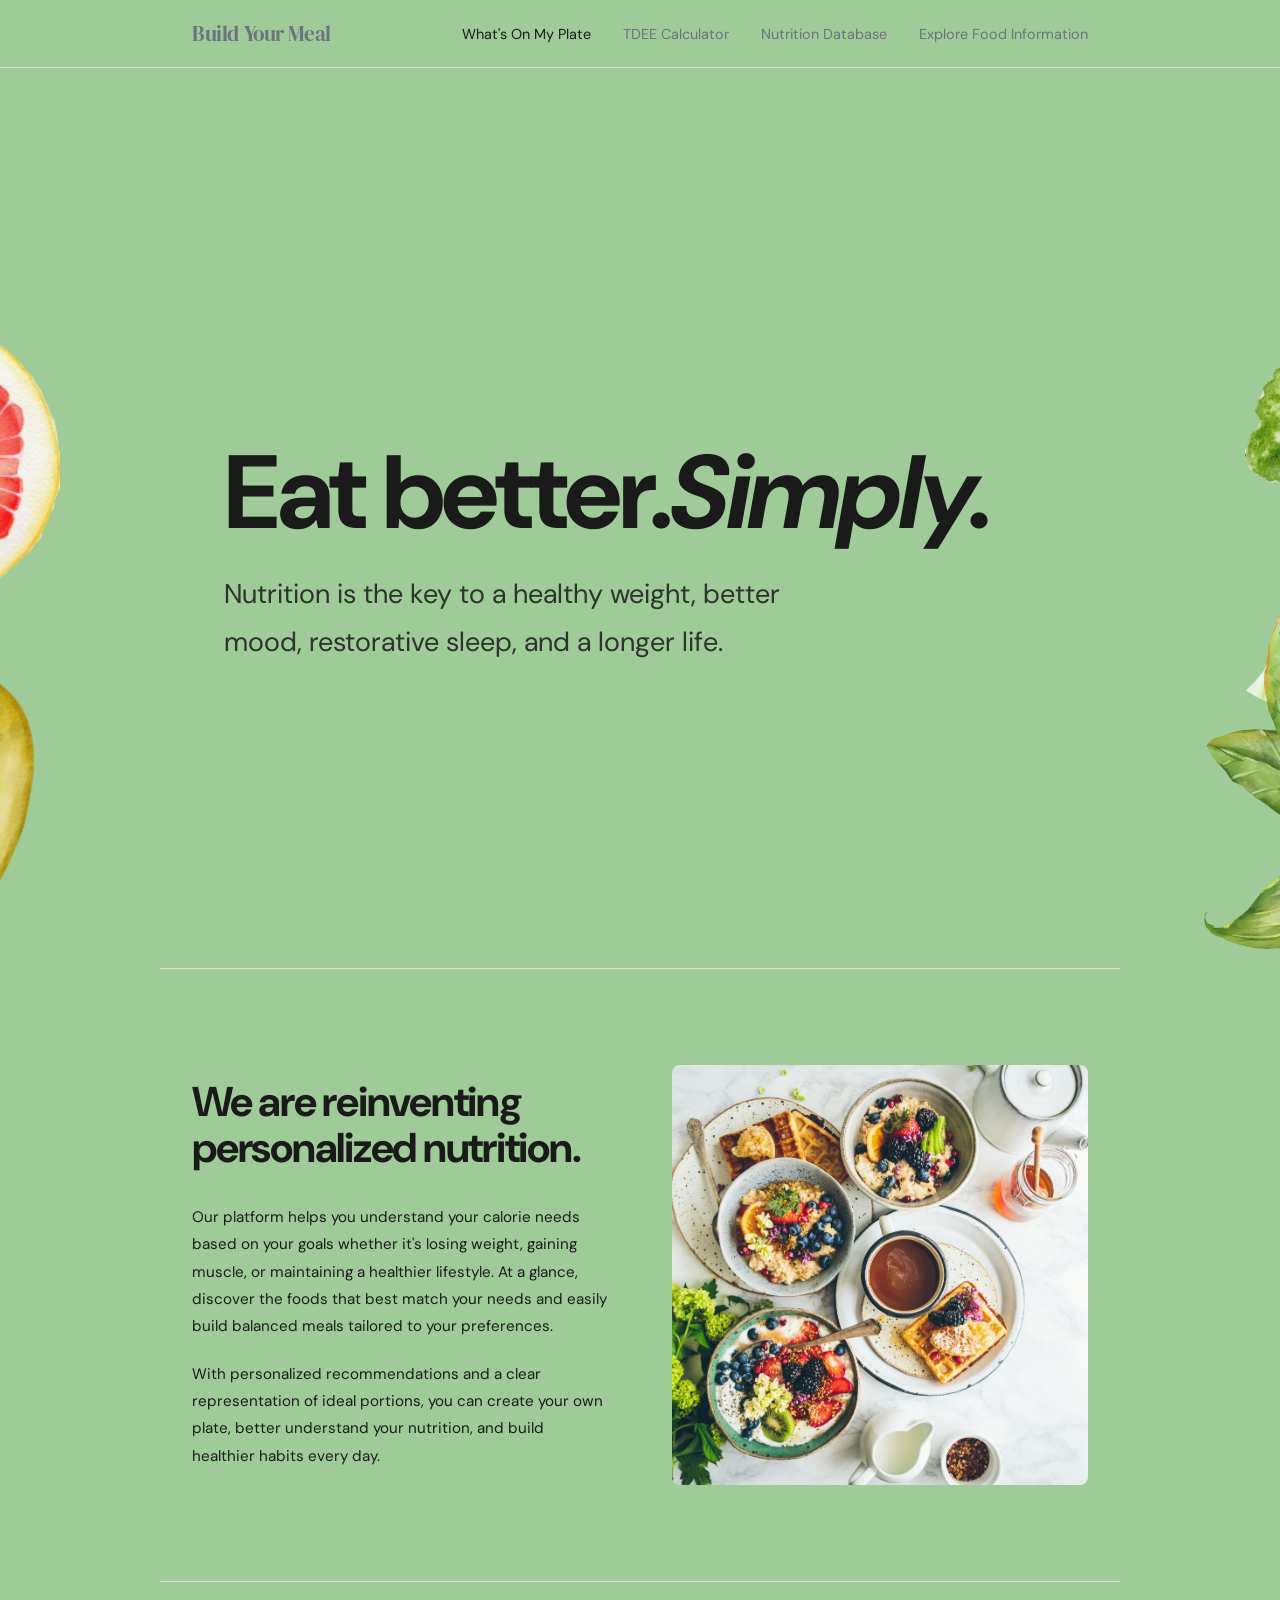
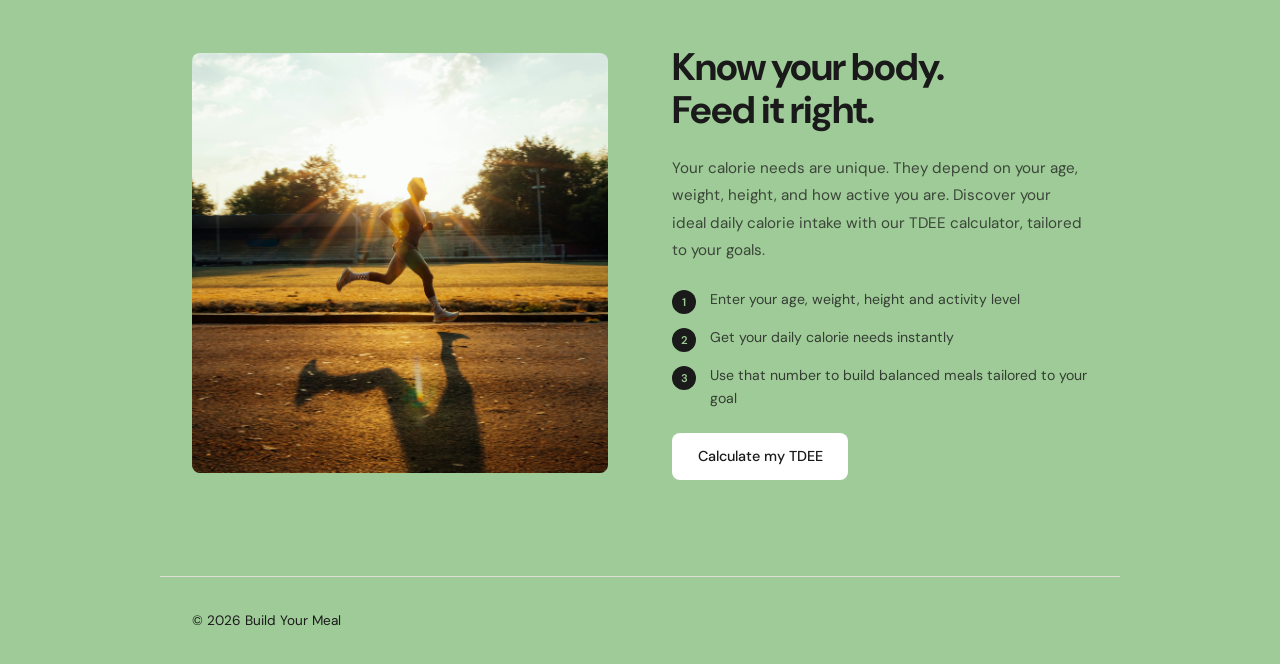
<file: index.html>
<!DOCTYPE html>
<html lang="en">
<head>
  <meta charset="UTF-8" />
  <meta name="viewport" content="width=device-width, initial-scale=1.0" />
  <title>Build Your Meal</title>
  <link rel="stylesheet" href="style.css" />
  <script src="js/components.js" defer></script>
  <style>
    /* ── hero ───────────────────────────────────────────────────── */
    .hero {
      min-height: 100vh;
      display: flex;
      flex-direction: column;
      justify-content: center;
    }
    .hero h1 { color: var(--text); }

    /* ── about section ──────────────────────────────────────────── */
    .about-section {
      max-width: var(--max-width);
      margin: 0 auto;
      padding: 6rem 2rem;
      border-top: 1px solid var(--border);
      display: grid;
      grid-template-columns: 1fr 1fr;
      gap: 4rem;
      align-items: center;
    }
    .about-section h2 {
      font-family: var(--font-sans);
      font-size: clamp(1.8rem, 3.5vw, 2.6rem);
      letter-spacing: -0.03em;
      line-height: 1.1;
      color: var(--text);
      margin-bottom: 2rem;
    }
    .about-body { display: flex; flex-direction: column; gap: 1.25rem; }
    .about-body p { font-size: 0.95rem; line-height: 1.8; color: var(--text); margin: 0; }
    .about-image { width: 100%; height: 420px; object-fit: cover; border-radius: var(--radius); }

    @media (max-width: 640px) {
      .about-section { grid-template-columns: 1fr; }
      .about-image { height: 260px; }
    }

    /* ── cta section ────────────────────────────────────────────── */
    .cta-section {
      max-width: var(--max-width);
      margin: 0 auto;
      padding: 4rem 2rem 6rem;
      border-top: 1px solid var(--border);
      display: grid;
      grid-template-columns: 1fr 1fr;
      gap: 4rem;
      align-items: center;
    }

    .cta-left { display: flex; flex-direction: column; gap: 1.5rem; }

    .cta-left h2 {
      font-family: var(--font-sans);
      font-size: clamp(1.8rem, 3.5vw, 2.4rem);
      letter-spacing: -0.03em;
      line-height: 1.1;
      color: var(--text);
      margin: 0;
    }

    .cta-left p {
      font-size: 0.95rem;
      line-height: 1.8;
      color: var(--text);
      opacity: 0.75;
      margin: 0;
    }

    .cta-steps {
      display: flex;
      flex-direction: column;
      gap: 0.75rem;
    }

    .cta-step {
      display: flex;
      align-items: flex-start;
      gap: 0.85rem;
    }

    .step-number {
      width: 24px;
      height: 24px;
      border-radius: 50%;
      background: var(--text);
      color: var(--bg);
      font-size: 0.7rem;
      font-weight: 600;
      display: flex;
      align-items: center;
      justify-content: center;
      flex-shrink: 0;
      margin-top: 2px;
    }

    .step-text {
      font-size: 0.88rem;
      line-height: 1.6;
      color: var(--text);
      opacity: 0.8;
    }

    .cta-image {
      width: 100%;
      height: 420px;
      object-fit: cover;
      border-radius: var(--radius);
    }

    @media (max-width: 640px) {
      .cta-section { grid-template-columns: 1fr; }
      .cta-image { height: 260px; }
    }
  </style>
</head>
<body class="home">
<main>

  <!-- ── hero ──────────────────────────────────────────────────── -->
  <section class="hero" style="position:relative;">
    <img src="assets/banana.png"
     style="position:absolute;left:-500px;bottom:-40px;width:400px;opacity:0.9;pointer-events:none;z-index:0;">
    <img src="assets/yellow.png"
     style="position:absolute;left:-650px;top:18%;width:600px;opacity:0.9;pointer-events:none;z-index:0;transform:translateY(-50%);mix-blend-mode:normal;">
    <img src="assets/grapefruit.png"
     style="position:absolute;left:-500px;top:50%;width:400px;opacity:0.9;pointer-events:none;z-index:0;transform:translateY(-50%);mix-blend-mode:normal;">
    <img src="assets/brocoli.png"
     style="position:absolute;right:-525px;top:50%;width:400px;opacity:0.9;pointer-events:none;z-index:0;transform:translateY(-50%);mix-blend-mode:normal;">
    <img src="assets/avocado.png"
     style="position:absolute;right:-450px;top:80%;width:400px;opacity:0.9;pointer-events:none;z-index:0;transform:translateY(-50%);mix-blend-mode:normal;">
    <img src="assets/strawberry.png"
     style="position:absolute;right:-525px;top:18%;width:400px;opacity:0.9;pointer-events:none;z-index:0;transform:translateY(-50%);mix-blend-mode:normal;">
    <div style="max-width:var(--max-width);margin:0 auto;padding:6rem 2rem 4rem;width:100%;position:relative;z-index:1;">
      <h1>Eat better.<em>Simply.</em></h1>
      <p style="font-size:1.7rem;line-height:1.75;color:var(--text);max-width:600px;margin-top:1.25rem;opacity:0.85;">
        Nutrition is the key to a healthy weight, better mood, restorative sleep, and a longer life.
      </p>
    </div>
  </section>

  <!-- ── about ─────────────────────────────────────────────────── -->
  <section class="about-section">
    <div>
      <h2>We are reinventing personalized nutrition.</h2>
      <div class="about-body">
        <p>
          Our platform helps you understand your calorie needs based on your goals whether it's losing weight,
          gaining muscle, or maintaining a healthier lifestyle. At a glance, discover the foods that
          best match your needs and easily build balanced meals tailored to your preferences.
        </p>
        <p>
          With personalized recommendations and a clear representation of ideal portions, you can
          create your own plate, better understand your nutrition, and build healthier habits every day.
        </p>
      </div>
    </div>
    <img src="assets/plates.jpg" alt="Healthy eating" class="about-image">
  </section>

  <!-- ── tdee cta ───────────────────────────────────────────────── -->
  <section class="cta-section">
    <img src="assets/run.jpg" alt="Active lifestyle" class="cta-image">
    <div class="cta-left">
      <h2>Know your body.<br>Feed it right.</h2>
      <p>
        Your calorie needs are unique. They depend on your age, weight, height, and how active you are.
        Discover your ideal daily calorie intake with our TDEE calculator, tailored to your goals.
      </p>
      <div class="cta-steps">
        <div class="cta-step">
          <div class="step-number">1</div>
          <div class="step-text">Enter your age, weight, height and activity level</div>
        </div>
        <div class="cta-step">
          <div class="step-number">2</div>
          <div class="step-text">Get your daily calorie needs instantly</div>
        </div>
        <div class="cta-step">
          <div class="step-number">3</div>
          <div class="step-text">Use that number to build balanced meals tailored to your goal</div>
        </div>
      </div>
      <a href="tdee.html" class="btn" style="align-self:flex-start;">Calculate my TDEE</a>
    </div>
  </section>

</main>
<script src="script.js"></script>
</body>
</html>
</file>
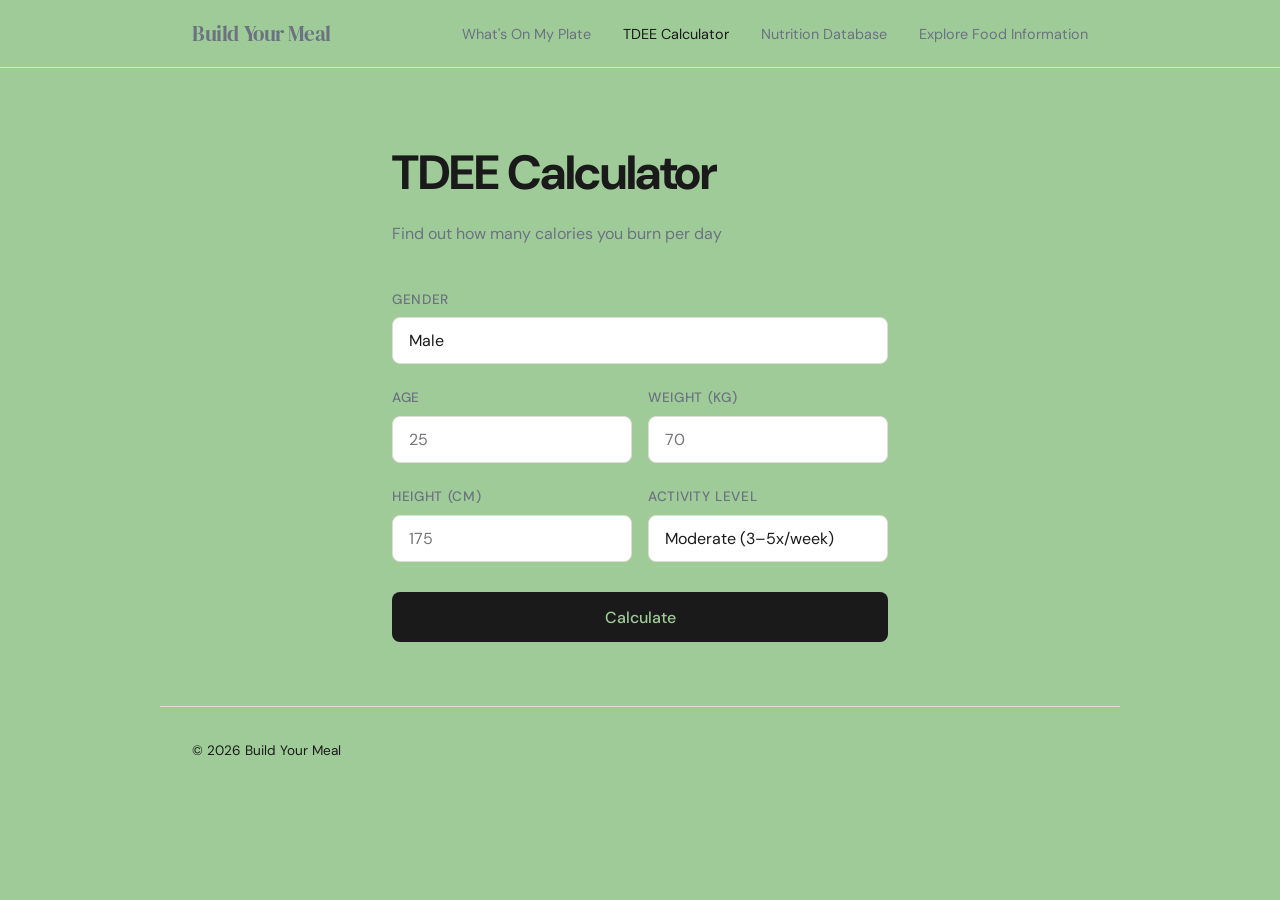
<file: tdee.html>
<!DOCTYPE html>
<html lang="en">
<head>
  <meta charset="UTF-8" />
  <meta name="viewport" content="width=device-width, initial-scale=1.0" />
  <title>TDEE Calculator — Build Your Meal</title>
  <link rel="stylesheet" href="style.css" />
  <script src="js/components.js" defer></script> <!-- injects shared header/footer -->
</head>

<body>
<main>
  <div class="calc-wrapper">
    <h1>TDEE Calculator</h1>
    <p class="subtitle">Find out how many calories you burn per day</p>

    <!-- ── inputs ──────────────────────────────────────────────────────────── -->

    <div class="form-group">
      <label>Gender</label>
      <select id="gender">
        <option value="male">Male</option>
        <option value="female">Female</option>
      </select>
    </div>

    <div class="row">
      <div class="form-group">
        <label>Age</label>
        <input type="number" id="age" placeholder="25" min="10" max="100" />
      </div>
      <div class="form-group">
        <label>Weight (kg)</label>
        <input type="number" id="weight" placeholder="70" />
      </div>
    </div>

    <div class="row">
      <div class="form-group">
        <label>Height (cm)</label>
        <input type="number" id="height" placeholder="175" />
      </div>
      <div class="form-group">
        <label>Activity Level</label>
        <select id="activity">
          <option value="1.2">Sedentary (desk job)</option>
          <option value="1.375">Light (1–3x/week)</option>
          <option value="1.55" selected>Moderate (3–5x/week)</option>
          <option value="1.725">Active (6–7x/week)</option>
          <option value="1.9">Very active (athlete)</option>
        </select>
      </div>
    </div>

    <button class="btn-calc" onclick="calculate()">Calculate</button>

    <div class="result" id="result">
      <h2>Your results</h2>
      <div class="result-grid">

        <div class="result-card highlight">
          <div class="label">TDEE — Total Daily Energy Expenditure</div>
          <div class="value" id="tdee">—</div>
        </div>

        <div class="result-card">
          <div class="label">BMR (base)</div>
          <div class="value" id="bmr">—</div>
        </div>
        <div class="result-card">
          <div class="label">Weight loss (−500 kcal)</div> 
          <div class="value" id="loss">—</div>
        </div>
        <div class="result-card">
          <div class="label">Weight gain (+500 kcal)</div> 
          <div class="value" id="gain">—</div>
        </div>

      </div>
    </div>
  </div>
</main>

<script>
  /**
   * reads form inputs, computes BMR via the Mifflin-St Jeor equation,
   * derives TDEE by applying the activity multiplier, and displays the results.
   *
   * Mifflin-St Jeor (1990):
   *   Male:   BMR = 10W + 6.25H − 5A + 5
   *   Female: BMR = 10W + 6.25H − 5A − 161
   * where W = weight (kg), H = height (cm), A = age (years)
   *
   * TDEE = BMR × PAL (Physical Activity Level multiplier)
   */
  function calculate() {
    const gender   = document.getElementById('gender').value;
    const age      = parseFloat(document.getElementById('age').value);
    const weight   = parseFloat(document.getElementById('weight').value);
    const height   = parseFloat(document.getElementById('height').value);
    const activity = parseFloat(document.getElementById('activity').value); // PAL multiplier

    // guard: all numeric fields must be filled
    if (!age || !weight || !height) {
      alert('Please fill in all fields.');
      return;
    }

    // BMR
    let bmr;
    if (gender === 'male') {
      bmr = 10 * weight + 6.25 * height - 5 * age + 5;
    } else {
      bmr = 10 * weight + 6.25 * height - 5 * age - 161;
    }

    // TDEE = BMR × activity multiplier
    const tdee = Math.round(bmr * activity);

    // render results
    document.getElementById('bmr').textContent  = Math.round(bmr) + ' kcal';
    document.getElementById('tdee').textContent = tdee + ' kcal / day';
    document.getElementById('loss').textContent = (tdee - 500) + ' kcal'; // ~0.5 kg/week deficit
    document.getElementById('gain').textContent = (tdee + 500) + ' kcal'; // ~0.5 kg/week surplus

    // reveal the result section
    document.getElementById('result').classList.add('visible');
  }
</script>
</body>
</html>
</file>
<file: style.css>
@import url('https://fonts.googleapis.com/css2?family=DM+Sans:wght@400;500&family=DM+Serif+Display&display=swap');

:root {
  --bg:           #9fcb98;
  --bg-card:      #ffffff;
  --text:         #1a1a1a;
  --muted:        #6b7280;
  --accent:       #2a5cff;
  --border:       #e0ddd8;
  --radius:       8px;
  --font-sans:    'DM Sans', sans-serif;
  --font-display: 'DM Serif Display', serif;
  --max-width:    960px;
}

*, *::before, *::after { box-sizing: border-box; margin: 0; padding: 0; }
html { scroll-behavior: smooth; }

body {
  font-family: var(--font-sans);
  background: var(--bg);
  color: var(--text);
  line-height: 1.7;
  position: relative;
}

a { color: inherit; text-decoration: none; }
ul { list-style: none; }

/* ─── Header / Nav ───────────────────────────── */
header {
  position: sticky;
  top: 0;
  z-index: 100;
  background: var(--bg);
  border-bottom: 1px solid var(--border);
}
nav {
  max-width: var(--max-width);
  margin: 0 auto;
  padding: 1rem 2rem;
  display: flex;
  align-items: center;
  justify-content: space-between;
}
.logo {
  font-family: var(--font-display);
  font-size: 1.3rem;
  letter-spacing: -0.02em;
}
nav ul {
  display: flex;
  gap: 2rem;
}
nav a {
  font-size: 0.9rem;
  color: var(--muted);
  transition: color 0.2s;
}
nav a:hover, nav a.active { color: var(--text); }

/* ─── Hero ───────────────────────────────────── */
.hero {
  max-width: var(--max-width);
  margin: 0 auto;
  padding: 6rem 2rem 4rem;
}
.hero h1 {
  font-family: var(--font-sans);
  font-size: clamp(6.5rem, 8vw, 6rem);
  line-height: 1.1;
  letter-spacing: -0.03em;
  margin-bottom: 1rem;
  color: var(--text);
}

/* ─── Button ─────────────────────────────────── */
.btn {
  display: inline-block;
  padding: 0.7rem 1.6rem;
  background: #ffffff;
  color: #1a1a1a;
  border-radius: var(--radius);
  font-size: 0.9rem;
  font-weight: 500;
  transition: opacity 0.2s;
}
.btn:hover { opacity: 0.8; }

/* ─── Footer ─────────────────────────────────── */
footer {
  max-width: var(--max-width);
  margin: 0 auto;
  padding: 2rem;
  border-top: 1px solid var(--border);
  color: var(--text);
  font-size: 0.85rem;
}

/* ─── TDEE Calculator ────────────────────────── */
.calc-wrapper {
  max-width: 560px;
  margin: 0 auto;
  padding: 4rem 2rem;
}
.calc-wrapper h1 {
  font-family: var(--font-sans);
  font-size: clamp(2rem, 5vw, 3rem);
  letter-spacing: -0.03em;
  margin-bottom: 0.4rem;
}
.calc-wrapper .subtitle {
  color: var(--muted);
  margin-bottom: 2.5rem;
}
.form-group {
  margin-bottom: 1.4rem;
}
label {
  display: block;
  font-size: 0.85rem;
  font-weight: 500;
  margin-bottom: 0.4rem;
  color: var(--muted);
  text-transform: uppercase;
  letter-spacing: 0.05em;
}
input, select {
  width: 100%;
  padding: 0.75rem 1rem;
  border: 1px solid var(--border);
  border-radius: var(--radius);
  background: var(--bg-card);
  font-family: var(--font-sans);
  font-size: 1rem;
  color: var(--text);
  transition: border-color 0.2s;
  appearance: none;
}
input:focus, select:focus {
  outline: none;
  border-color: var(--accent);
}
.row {
  display: grid;
  grid-template-columns: 1fr 1fr;
  gap: 1rem;
}
.btn-calc {
  width: 100%;
  padding: 0.9rem;
  margin-top: 0.5rem;
  background: var(--text);
  color: var(--bg);
  border: none;
  border-radius: var(--radius);
  font-family: var(--font-sans);
  font-size: 1rem;
  font-weight: 500;
  cursor: pointer;
  transition: opacity 0.2s;
}
.btn-calc:hover { opacity: 0.8; }

.result {
  display: none;
  margin-top: 2.5rem;
  padding: 2rem;
  border: 1px solid var(--border);
  border-radius: var(--radius);
  background: var(--bg-card);
}
.result.visible { display: block; }
.result h2 {
  font-family: var(--font-sans);
  font-size: 1.3rem;
  margin-bottom: 1.5rem;
}
.result-grid {
  display: grid;
  grid-template-columns: 1fr 1fr;
  gap: 1rem;
}
.result-card {
  padding: 1.2rem;
  border-radius: var(--radius);
  background: var(--bg);
  border: 1px solid var(--border);
}
.result-card .label {
  font-size: 0.75rem;
  text-transform: uppercase;
  letter-spacing: 0.05em;
  color: var(--muted);
  margin-bottom: 0.3rem;
}
.result-card .value {
  font-size: 1.5rem;
  font-weight: 500;
}
.result-card.highlight {
  background: var(--text);
  color: var(--bg);
  border-color: var(--text);
  grid-column: 1 / -1;
}
.result-card.highlight .label { color: #aaa; }
.result-card.highlight .value { font-size: 2rem; }

input[type="number"]::-webkit-outer-spin-button,
input[type="number"]::-webkit-inner-spin-button {
  -webkit-appearance: none;
  margin: 0;
}
input[type="number"] {
  -moz-appearance: textfield;
}
</file>
